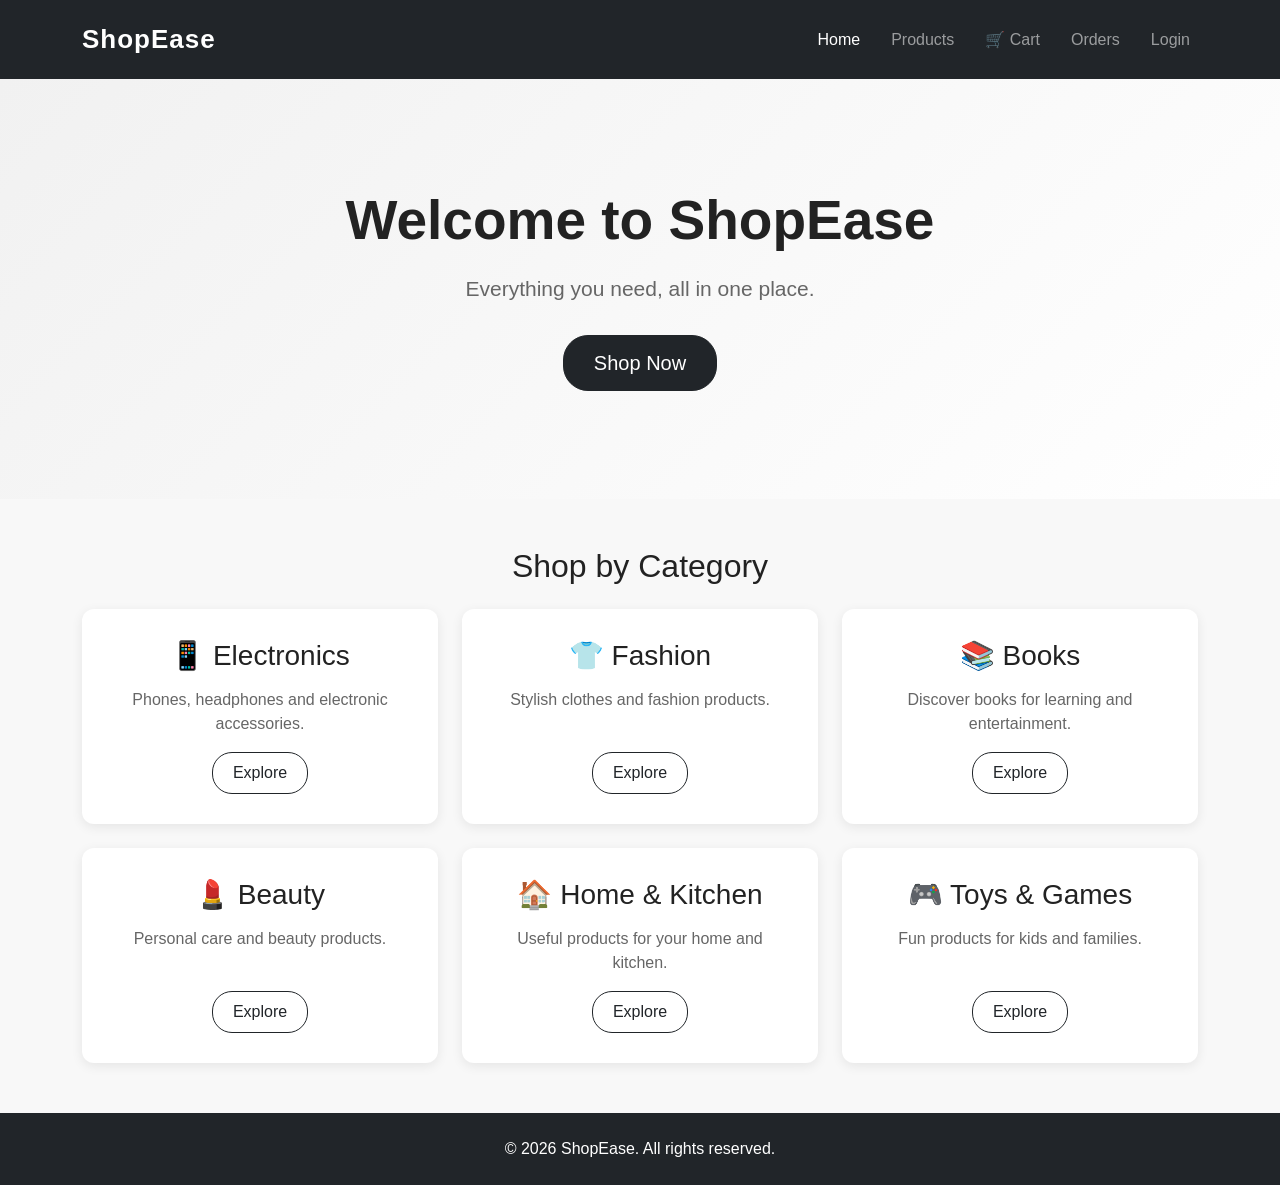
<file: shopease/shopease/target/classes/static/index.html>
<!DOCTYPE html>
<html lang="en">
<head>
    <meta charset="UTF-8">
    <meta name="viewport" content="width=device-width, initial-scale=1.0">

    <title>ShopEase - Online Shopping</title>

    <!-- Bootstrap -->
    <link href="https://cdn.jsdelivr.net/npm/bootstrap@5.3.3/dist/css/bootstrap.min.css"
          rel="stylesheet">

    <!-- Our CSS -->
    <link rel="stylesheet" href="css/style.css">
</head>

<body>

    <!-- Navigation Bar -->
    <nav class="navbar navbar-expand-lg navbar-dark bg-dark">
        <div class="container">

            <a class="navbar-brand fw-bold" href="index.html">
                ShopEase
            </a>

            <button class="navbar-toggler"
                    type="button"
                    data-bs-toggle="collapse"
                    data-bs-target="#navbarNav">
                <span class="navbar-toggler-icon"></span>
            </button>

            <div class="collapse navbar-collapse" id="navbarNav">

                <ul class="navbar-nav ms-auto">

                    <li class="nav-item">
                        <a class="nav-link active" href="index.html">
                            Home
                        </a>
                    </li>

                    <li class="nav-item">
                        <a class="nav-link" href="products.html">
                            Products
                        </a>
                    </li>

                    <li class="nav-item">
                        <a class="nav-link" href="cart.html">
                            🛒 Cart
                        </a>
                    </li>

                    <li class="nav-item">
                        <a class="nav-link" href="orders.html">
                            Orders
                        </a>
                    </li>

                    <li class="nav-item">
                        <a class="nav-link" href="login.html">
                            Login
                        </a>
                    </li>

                </ul>

            </div>
        </div>
    </nav>


    <!-- Hero Section -->
    <section class="hero-section">

        <div class="container text-center">

            <h1 class="display-4 fw-bold">
                Welcome to ShopEase
            </h1>

            <p class="lead">
                Everything you need, all in one place.
            </p>

            <a href="products.html" class="btn btn-dark btn-lg">
                Shop Now
            </a>

        </div>

    </section>


    <!-- Categories -->
    <section class="container my-5">

        <h2 class="text-center mb-4">
            Shop by Category
        </h2>

        <div class="row g-4">

            <div class="col-md-4">
                <div class="category-card">
                    <h3>📱 Electronics</h3>
                    <p>
                        Phones, headphones and electronic accessories.
                    </p>
                    <a href="products.html?category=Electronics"
                       class="btn btn-outline-dark">
                        Explore
                    </a>
                </div>
            </div>


            <div class="col-md-4">
                <div class="category-card">
                    <h3>👕 Fashion</h3>
                    <p>
                        Stylish clothes and fashion products.
                    </p>
                    <a href="products.html?category=Fashion"
                       class="btn btn-outline-dark">
                        Explore
                    </a>
                </div>
            </div>


            <div class="col-md-4">
                <div class="category-card">
                    <h3>📚 Books</h3>
                    <p>
                        Discover books for learning and entertainment.
                    </p>
                    <a href="products.html?category=Books"
                       class="btn btn-outline-dark">
                        Explore
                    </a>
                </div>
            </div>


            <div class="col-md-4">
                <div class="category-card">
                    <h3>💄 Beauty</h3>
                    <p>
                        Personal care and beauty products.
                    </p>
                    <a href="products.html?category=Beauty"
                       class="btn btn-outline-dark">
                        Explore
                    </a>
                </div>
            </div>


            <div class="col-md-4">
                <div class="category-card">
                    <h3>🏠 Home & Kitchen</h3>
                    <p>
                        Useful products for your home and kitchen.
                    </p>
                    <a href="products.html?category=Home%20%26%20Kitchen"
                       class="btn btn-outline-dark">
                        Explore
                    </a>
                </div>
            </div>


            <div class="col-md-4">
                <div class="category-card">
                    <h3>🎮 Toys & Games</h3>
                    <p>
                        Fun products for kids and families.
                    </p>
                    <a href="products.html?category=Toys%20%26%20Games"
                       class="btn btn-outline-dark">
                        Explore
                    </a>
                </div>
            </div>

        </div>

    </section>


    <!-- Footer -->
    <footer class="bg-dark text-white text-center py-4">

        <p class="mb-0">
            © 2026 ShopEase. All rights reserved.
        </p>

    </footer>


    <!-- Bootstrap JavaScript -->
    <script src="https://cdn.jsdelivr.net/npm/bootstrap@5.3.3/dist/js/bootstrap.bundle.min.js">
    </script>

</body>
</html>
</file>
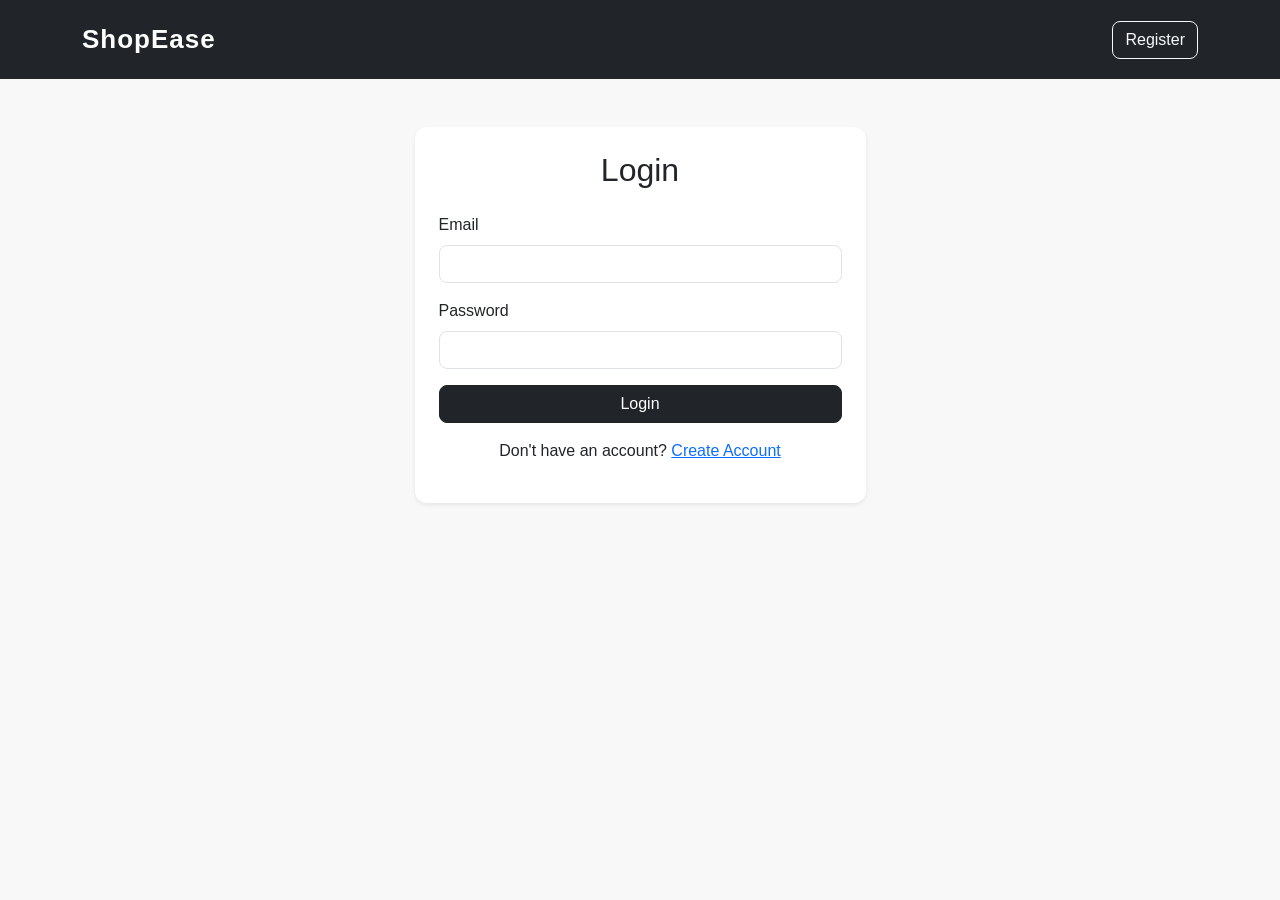
<file: shopease/shopease/target/classes/static/admin-products.html>
<!DOCTYPE html>
<html lang="en">

<head>

    <meta charset="UTF-8">

    <meta name="viewport"
          content="width=device-width, initial-scale=1.0">

    <title>ShopEase - Manage Products</title>

    <link href="https://cdn.jsdelivr.net/npm/bootstrap@5.3.3/dist/css/bootstrap.min.css"
          rel="stylesheet">

    <link rel="stylesheet"
          href="css/style.css">

</head>

<body>

    <nav class="navbar navbar-dark bg-dark">

        <div class="container">

            <a class="navbar-brand fw-bold"
               href="admin.html">

                ShopEase Admin

            </a>

            <a href="admin.html"
               class="btn btn-outline-light">

                Dashboard

            </a>

        </div>

    </nav>


    <section class="container my-5">

        <h1 class="mb-4">
            Product Management
        </h1>


        <div id="message"></div>


        <!-- Add Product -->

        <div class="card shadow-sm mb-5">

            <div class="card-body">

                <h4 class="mb-4">
                    Add New Product
                </h4>


                <form id="productForm">

                    <div class="row">

                        <div class="col-md-6 mb-3">

                            <label class="form-label">
                                Product Name
                            </label>

                            <input type="text"
                                   id="name"
                                   class="form-control"
                                   required>

                        </div>


                        <div class="col-md-6 mb-3">

                            <label class="form-label">
                                Price
                            </label>

                            <input type="number"
                                   id="price"
                                   class="form-control"
                                   min="1"
                                   required>

                        </div>


                        <div class="col-md-6 mb-3">

                            <label class="form-label">
                                Stock
                            </label>

                            <input type="number"
                                   id="stock"
                                   class="form-control"
                                   min="0"
                                   required>

                        </div>


                        <div class="col-md-6 mb-3">

                            <label class="form-label">
                                Image URL
                            </label>

                            <input type="text"
                                   id="imageUrl"
                                   class="form-control">

                        </div>


                        <div class="col-12 mb-3">

                            <label class="form-label">
                                Description
                            </label>

                            <textarea id="description"
                                      class="form-control"
                                      rows="3"
                                      required></textarea>

                        </div>


                        <div class="col-12 mb-3">

                            <label class="form-label">
                                Category ID
                            </label>

                            <input type="number"
                                   id="categoryId"
                                   class="form-control"
                                   min="1"
                                   required>

                            <small class="text-muted">
                                1 = Electronics,
                                2 = Fashion,
                                3 = Books,
                                4 = Beauty,
                                5 = Home & Kitchen
                            </small>

                        </div>


                    </div>


                    <button type="submit"
                            class="btn btn-dark">

                        Add Product

                    </button>

                </form>

            </div>

        </div>


        <!-- Existing Products -->

        <h3 class="mb-3">
            Existing Products
        </h3>

        <div id="productContainer"
             class="row">

        </div>

    </section>


    <script src="js/admin-products.js"></script>

</body>

</html>
</file>
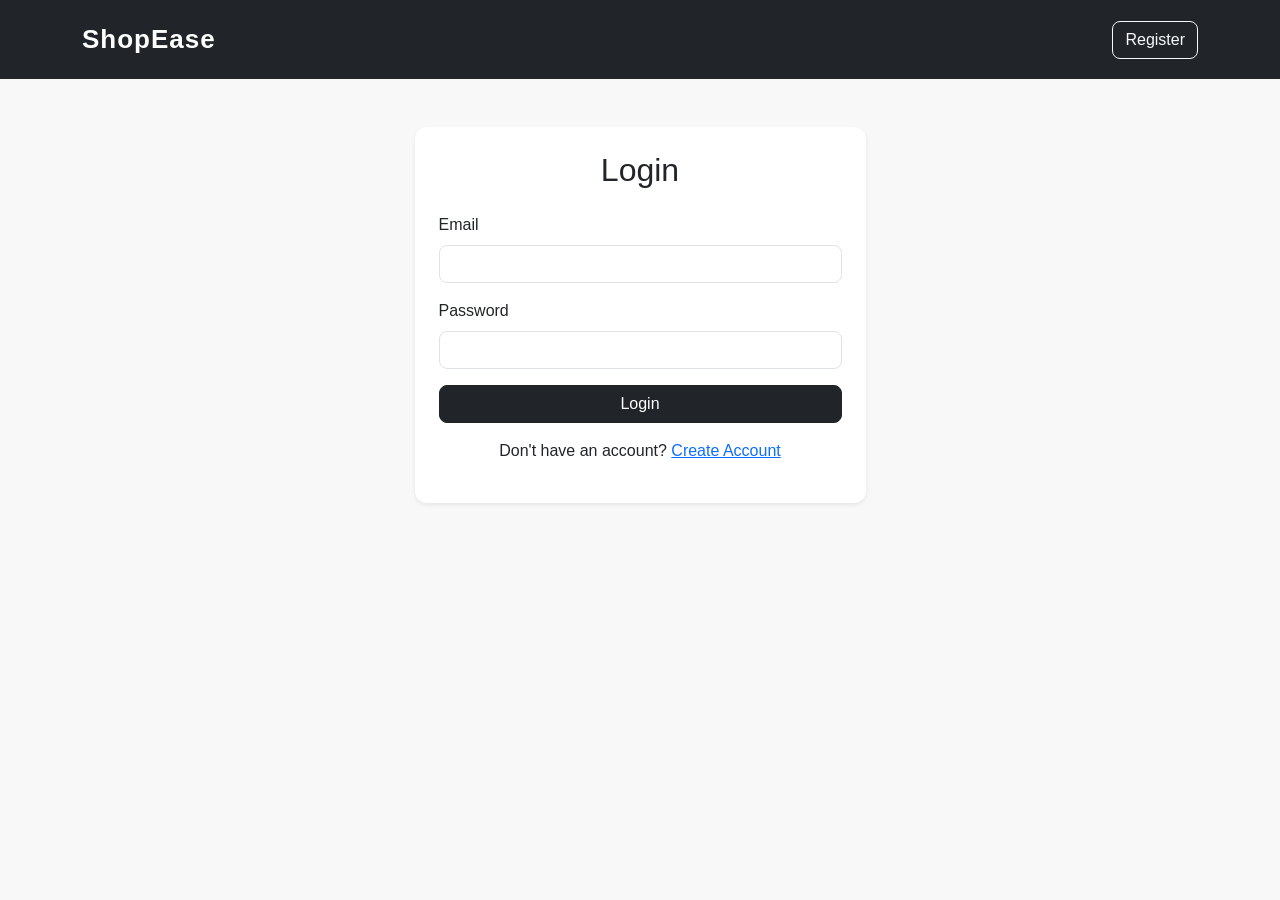
<file: shopease/shopease/target/classes/static/admin-users.html>
<!DOCTYPE html>
<html lang="en">

<head>

    <meta charset="UTF-8">

    <meta name="viewport"
          content="width=device-width, initial-scale=1.0">

    <title>ShopEase - Manage Users</title>

    <link href="https://cdn.jsdelivr.net/npm/bootstrap@5.3.3/dist/css/bootstrap.min.css"
          rel="stylesheet">

    <link rel="stylesheet"
          href="css/style.css">

</head>

<body>

    <nav class="navbar navbar-dark bg-dark">

        <div class="container">

            <a class="navbar-brand fw-bold"
               href="admin.html">

                ShopEase Admin

            </a>

            <a href="admin.html"
               class="btn btn-outline-light">

                Dashboard

            </a>

        </div>

    </nav>


    <section class="container my-5">

        <h1 class="mb-4">
            User Management
        </h1>

        <div id="usersContainer"></div>

    </section>


    <script src="js/admin-users.js"></script>

</body>

</html>
</file>
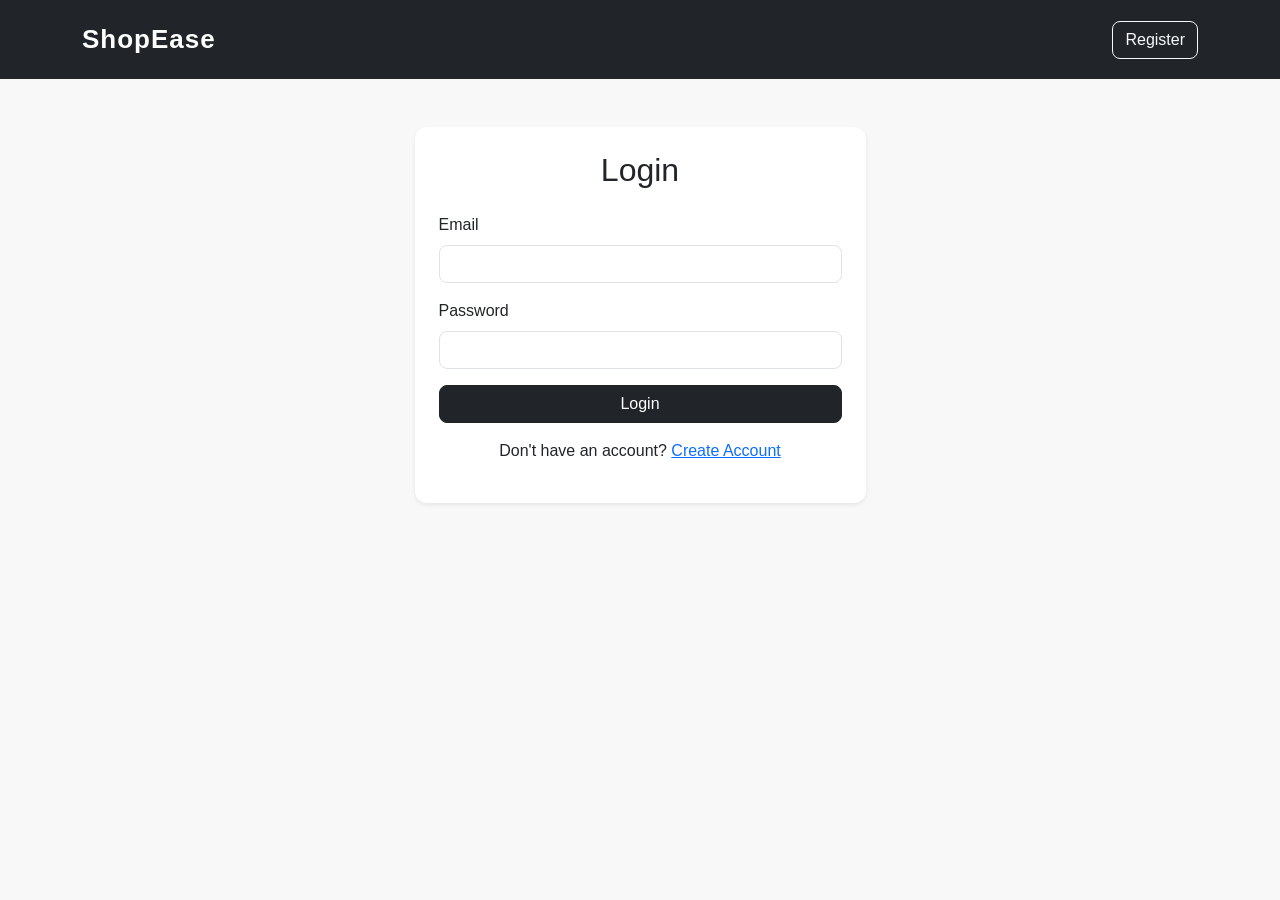
<file: shopease/shopease/target/classes/static/admin.html>
<!DOCTYPE html>
<html lang="en">

<head>

    <meta charset="UTF-8">

    <meta name="viewport"
          content="width=device-width, initial-scale=1.0">

    <title>ShopEase - Admin Dashboard</title>

    <link href="https://cdn.jsdelivr.net/npm/bootstrap@5.3.3/dist/css/bootstrap.min.css"
          rel="stylesheet">

    <link rel="stylesheet"
          href="css/style.css">

</head>


<body>

    <!-- Navbar -->

    <nav class="navbar navbar-dark bg-dark">

        <div class="container">

            <a class="navbar-brand fw-bold"
               href="index.html">

                ShopEase Admin

            </a>

            <button class="btn btn-outline-light"
                    onclick="logout()">

                Logout

            </button>

        </div>

    </nav>


    <!-- Dashboard -->

    <section class="container my-5">

        <h1 class="mb-4">
            Admin Dashboard
        </h1>


        <div id="adminMessage"></div>


        <div class="row g-4">


            <!-- Products -->

            <div class="col-md-4">

                <div class="card shadow-sm h-100">

                    <div class="card-body">

                        <h4>
                            Product Management
                        </h4>

                        <p class="text-muted">
                            Add, view and manage products.
                        </p>

                        <a href="admin-products.html"
                           class="btn btn-dark">

                            Manage Products

                        </a>

                    </div>

                </div>

            </div>


            <!-- Orders -->

            <div class="col-md-4">

                <div class="card shadow-sm h-100">

                    <div class="card-body">

                        <h4>
                            Order Management
                        </h4>

                        <p class="text-muted">
                            View and update customer orders.
                        </p>

                        <a href="admin-orders.html"
                           class="btn btn-dark">

                            Manage Orders

                        </a>

                    </div>

                </div>

            </div>


            <!-- Users -->

            <div class="col-md-4">

                <div class="card shadow-sm h-100">

                    <div class="card-body">

                        <h4>
                            User Management
                        </h4>

                        <p class="text-muted">
                            View registered users.
                        </p>

                        <a href="admin-users.html"
                           class="btn btn-dark">

                            Manage Users

                        </a>

                    </div>

                </div>

            </div>


        </div>

    </section>


    <script>

        const user =
            JSON.parse(localStorage.getItem("loggedInUser"));


        if (!user) {

            alert("Please login first.");

            window.location.href = "login.html";

        }


        else if (user.role !== "ADMIN") {

            alert("Access denied. Admin only.");

            window.location.href = "index.html";

        }


        function logout() {

            localStorage.removeItem("loggedInUser");

            window.location.href = "login.html";

        }

    </script>


</body>

</html>
</file>
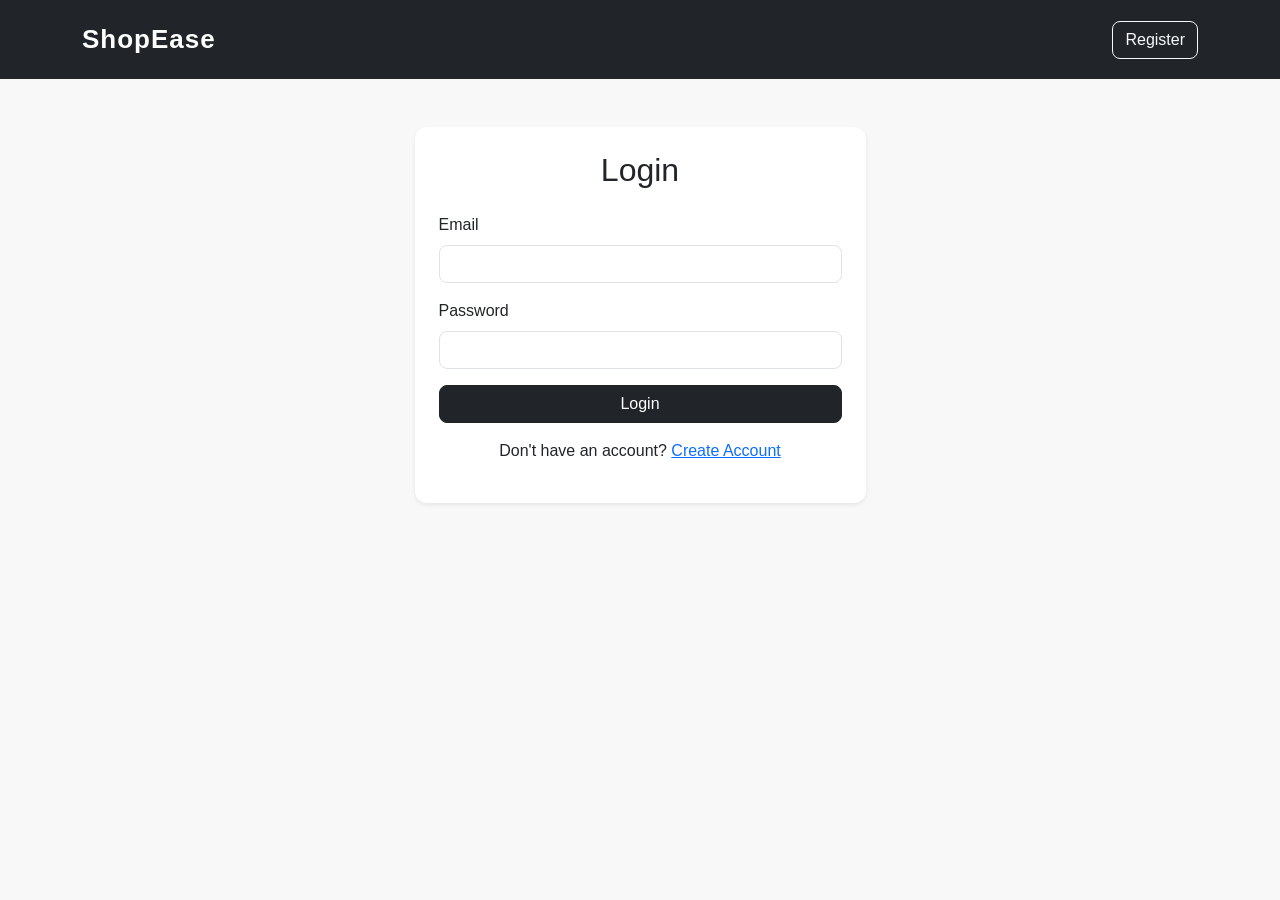
<file: shopease/shopease/target/classes/static/checkout.html>
<!DOCTYPE html>
<html lang="en">

<head>
    <meta charset="UTF-8">
    <meta name="viewport" content="width=device-width, initial-scale=1.0">

    <title>ShopEase - Checkout</title>

    <link href="https://cdn.jsdelivr.net/npm/bootstrap@5.3.3/dist/css/bootstrap.min.css"
          rel="stylesheet">

    <link rel="stylesheet" href="css/style.css">
</head>

<body>

    <!-- Navigation -->
    <nav class="navbar navbar-expand-lg navbar-dark bg-dark">

        <div class="container">

            <a class="navbar-brand fw-bold" href="index.html">
                ShopEase
            </a>

            <button class="navbar-toggler"
                    type="button"
                    data-bs-toggle="collapse"
                    data-bs-target="#navbarNav">

                <span class="navbar-toggler-icon"></span>

            </button>

            <div class="collapse navbar-collapse" id="navbarNav">

                <ul class="navbar-nav ms-auto">

                    <li class="nav-item">
                        <a class="nav-link" href="index.html">
                            Home
                        </a>
                    </li>

                    <li class="nav-item">
                        <a class="nav-link" href="products.html">
                            Products
                        </a>
                    </li>

                    <li class="nav-item">
                        <a class="nav-link" href="cart.html">
                            🛒 Cart
                        </a>
                    </li>

                    <li class="nav-item">
                        <a class="nav-link" href="orders.html">
                            Orders
                        </a>
                    </li>

                </ul>

            </div>

        </div>

    </nav>


    <!-- Checkout -->
    <section class="container my-5">

        <h1 class="mb-4">
            Checkout
        </h1>

        <div class="row">

            <!-- Order Information -->
            <div class="col-md-8">

                <div class="card shadow-sm">

                    <div class="card-body">

                        <h4 class="mb-4">
                            Order Confirmation
                        </h4>

                        <p>
                            Review your order before placing it.
                        </p>

                        <div id="checkoutMessage"></div>

                        <button id="placeOrderBtn"
                                class="btn btn-dark btn-lg"
                                onclick="placeOrder()">
                            Place Order
                        </button>

                    </div>

                </div>

            </div>


            <!-- Summary -->
            <div class="col-md-4">

                <div class="card shadow-sm">

                    <div class="card-body">

                        <h4>
                            Order Summary
                        </h4>

                        <hr>

                        <div id="orderSummary">
                            Loading...
                        </div>

                    </div>

                </div>

            </div>

        </div>

    </section>


    <script src="js/checkout.js"></script>

</body>

</html>
</file>
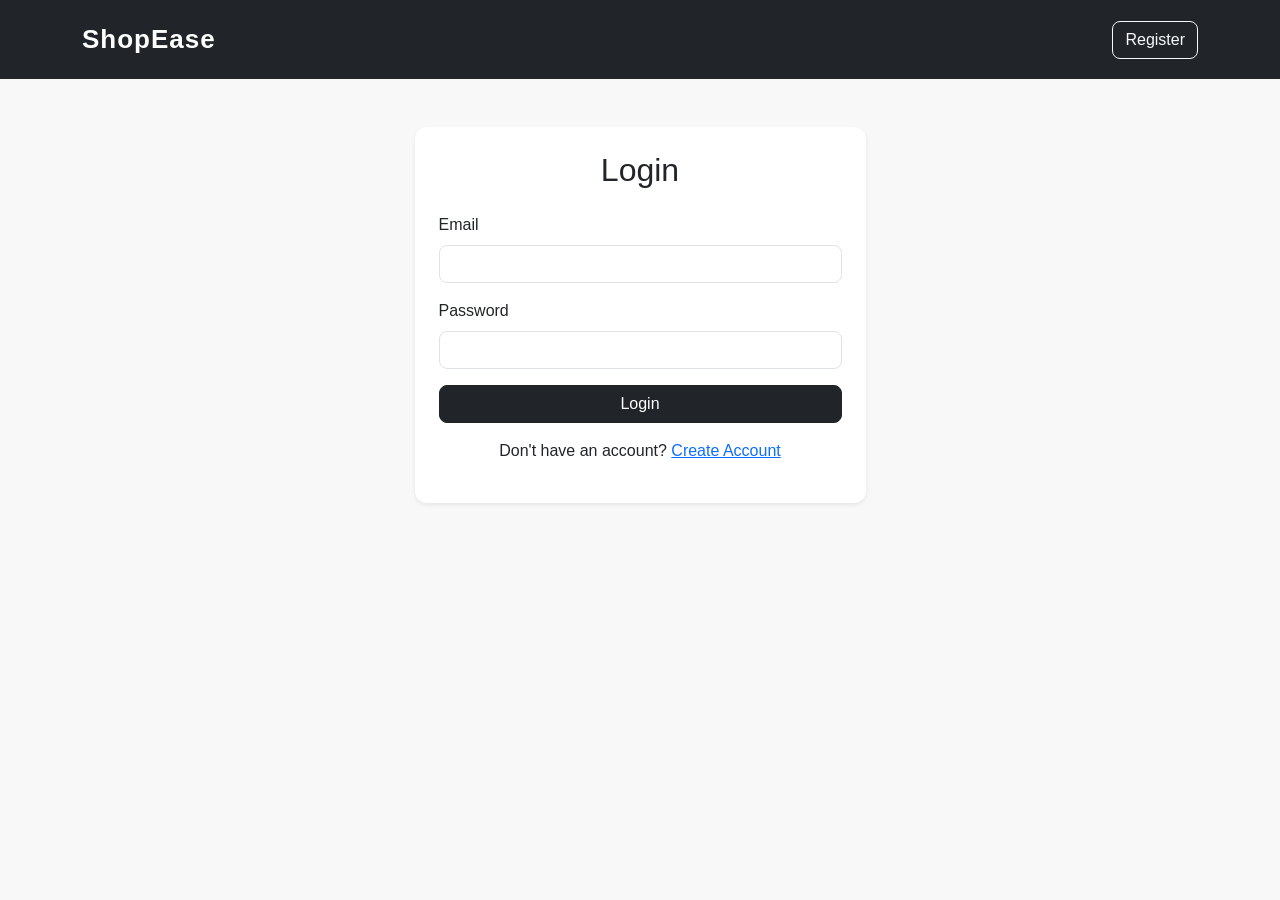
<file: shopease/shopease/target/classes/static/login.html>
<!DOCTYPE html>
<html lang="en">

<head>
    <meta charset="UTF-8">
    <meta name="viewport" content="width=device-width, initial-scale=1.0">

    <title>ShopEase - Login</title>

    <link href="https://cdn.jsdelivr.net/npm/bootstrap@5.3.3/dist/css/bootstrap.min.css"
          rel="stylesheet">

    <link rel="stylesheet" href="css/style.css">
</head>

<body>

    <!-- Navigation -->
    <nav class="navbar navbar-dark bg-dark">

        <div class="container">

            <a class="navbar-brand fw-bold" href="index.html">
                ShopEase
            </a>

            <a href="register.html" class="btn btn-outline-light">
                Register
            </a>

        </div>

    </nav>


    <!-- Login -->
    <section class="container my-5">

        <div class="row justify-content-center">

            <div class="col-md-6 col-lg-5">

                <div class="card shadow-sm">

                    <div class="card-body p-4">

                        <h2 class="text-center mb-4">
                            Login
                        </h2>

                        <div id="loginMessage"></div>


                        <form id="loginForm">

                            <div class="mb-3">

                                <label class="form-label">
                                    Email
                                </label>

                                <input type="email"
                                       id="loginEmail"
                                       class="form-control"
                                       required>

                            </div>


                            <div class="mb-3">

                                <label class="form-label">
                                    Password
                                </label>

                                <input type="password"
                                       id="loginPassword"
                                       class="form-control"
                                       required>

                            </div>


                            <button type="submit"
                                    class="btn btn-dark w-100">

                                Login

                            </button>

                        </form>


                        <p class="text-center mt-3">

                            Don't have an account?

                            <a href="register.html">
                                Create Account
                            </a>

                        </p>

                    </div>

                </div>

            </div>

        </div>

    </section>


    <script src="js/auth.js"></script>

</body>

</html>
</file>
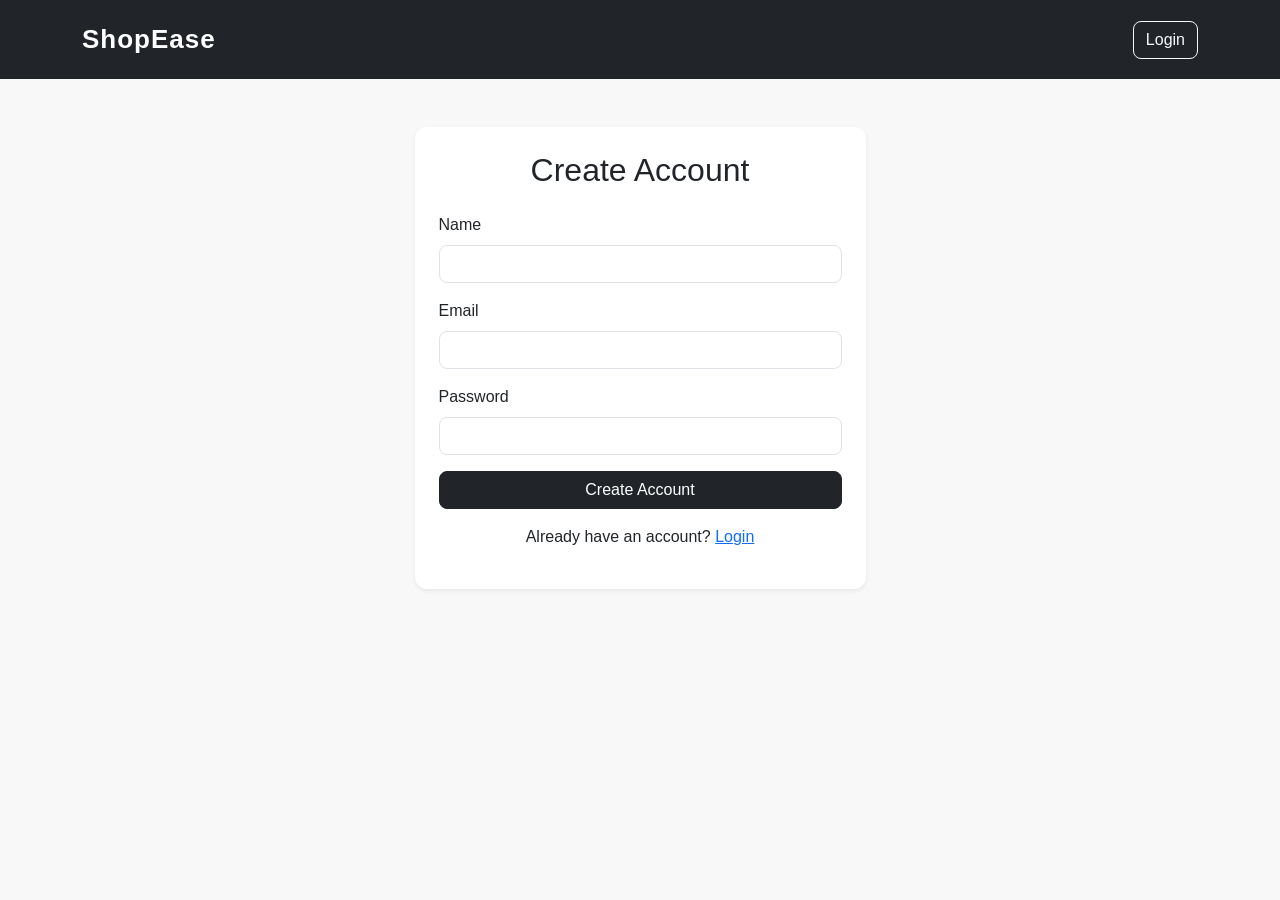
<file: shopease/shopease/target/classes/static/register.html>
<!DOCTYPE html>
<html lang="en">

<head>
    <meta charset="UTF-8">
    <meta name="viewport" content="width=device-width, initial-scale=1.0">

    <title>ShopEase - Register</title>

    <link href="https://cdn.jsdelivr.net/npm/bootstrap@5.3.3/dist/css/bootstrap.min.css"
          rel="stylesheet">

    <link rel="stylesheet" href="css/style.css">
</head>

<body>

    <!-- Navigation -->
    <nav class="navbar navbar-dark bg-dark">
        <div class="container">

            <a class="navbar-brand fw-bold" href="index.html">
                ShopEase
            </a>

            <a href="login.html" class="btn btn-outline-light">
                Login
            </a>

        </div>
    </nav>


    <!-- Registration -->
    <section class="container my-5">

        <div class="row justify-content-center">

            <div class="col-md-6 col-lg-5">

                <div class="card shadow-sm">

                    <div class="card-body p-4">

                        <h2 class="text-center mb-4">
                            Create Account
                        </h2>

                        <div id="registerMessage"></div>


                        <form id="registerForm">

                            <div class="mb-3">

                                <label class="form-label">
                                    Name
                                </label>

                                <input type="text"
                                       id="name"
                                       class="form-control"
                                       required>

                            </div>


                            <div class="mb-3">

                                <label class="form-label">
                                    Email
                                </label>

                                <input type="email"
                                       id="email"
                                       class="form-control"
                                       required>

                            </div>


                            <div class="mb-3">

                                <label class="form-label">
                                    Password
                                </label>

                                <input type="password"
                                       id="password"
                                       class="form-control"
                                       required
                                       minlength="6">

                            </div>


                            <button type="submit"
                                    class="btn btn-dark w-100">

                                Create Account

                            </button>

                        </form>


                        <p class="text-center mt-3">

                            Already have an account?

                            <a href="login.html">
                                Login
                            </a>

                        </p>

                    </div>

                </div>

            </div>

        </div>

    </section>


    <script src="js/auth.js"></script>

</body>

</html>
</file>
<file: shopease/shopease/target/classes/static/css/style.css>
/* General */
body {
    font-family: Arial, sans-serif;
    background-color: #f8f8f8;
    color: #222;
}


/* Navbar */
.navbar {
    padding: 15px 0;
}

.navbar-brand {
    font-size: 26px;
    letter-spacing: 1px;
}

.nav-link {
    margin-left: 15px;
}


/* Hero Section */
.hero-section {
    min-height: 420px;
    display: flex;
    align-items: center;
    justify-content: center;

    background: linear-gradient(
        135deg,
        #f1f1f1,
        #ffffff
    );
}

.hero-section h1 {
    font-size: 55px;
    margin-bottom: 20px;
}

.hero-section p {
    font-size: 21px;
    color: #666;
    margin-bottom: 30px;
}

.hero-section .btn {
    padding: 12px 30px;
    border-radius: 25px;
}


/* Categories */
.category-card {
    background-color: white;
    padding: 30px;
    text-align: center;

    border-radius: 12px;

    min-height: 210px;

    box-shadow: 0 3px 12px rgba(0, 0, 0, 0.08);

    transition: transform 0.3s ease,
                box-shadow 0.3s ease;
}

.category-card:hover {
    transform: translateY(-7px);

    box-shadow: 0 8px 20px rgba(0, 0, 0, 0.15);
}

.category-card h3 {
    margin-bottom: 15px;
}

.category-card p {
    color: #666;
    min-height: 48px;
}

.category-card .btn {
    border-radius: 20px;
    padding: 8px 20px;
}


/* Footer */
footer {
    margin-top: 50px;
}


/* Mobile */
@media (max-width: 768px) {

    .hero-section {
        min-height: 350px;
        padding: 40px 20px;
    }

    .hero-section h1 {
        font-size: 40px;
    }

    .hero-section p {
        font-size: 18px;
    }

    .navbar-brand {
        font-size: 22px;
    }
}
/* Order Tracking */

.tracking {
    display: flex;
    flex-wrap: wrap;
    gap: 10px;
    margin-top: 15px;
}

.tracking-step {
    padding: 8px 14px;
    border-radius: 20px;
    background-color: #e9ecef;
    color: #777;
    font-size: 14px;
}

.tracking-step.completed {
    background-color: #198754;
    color: white;
}
/* ShopEase UI Improvements */

.product-card {
    transition: transform 0.2s ease, box-shadow 0.2s ease;
}

.product-card:hover {
    transform: translateY(-5px);
    box-shadow: 0 8px 20px rgba(0, 0, 0, 0.12);
}

.card {
    border: none;
    border-radius: 12px;
    overflow: hidden;
}

.btn {
    border-radius: 8px;
}

.form-control,
.form-select {
    border-radius: 8px;
}

.page-title {
    margin-top: 40px;
    margin-bottom: 30px;
    font-weight: 600;
}

.empty-cart {
    padding: 60px 20px;
    text-align: center;
}

.price {
    font-weight: 600;
    font-size: 20px;
}

.stock-available {
    color: #198754;
}

.stock-low {
    color: #dc3545;
}
</file>
